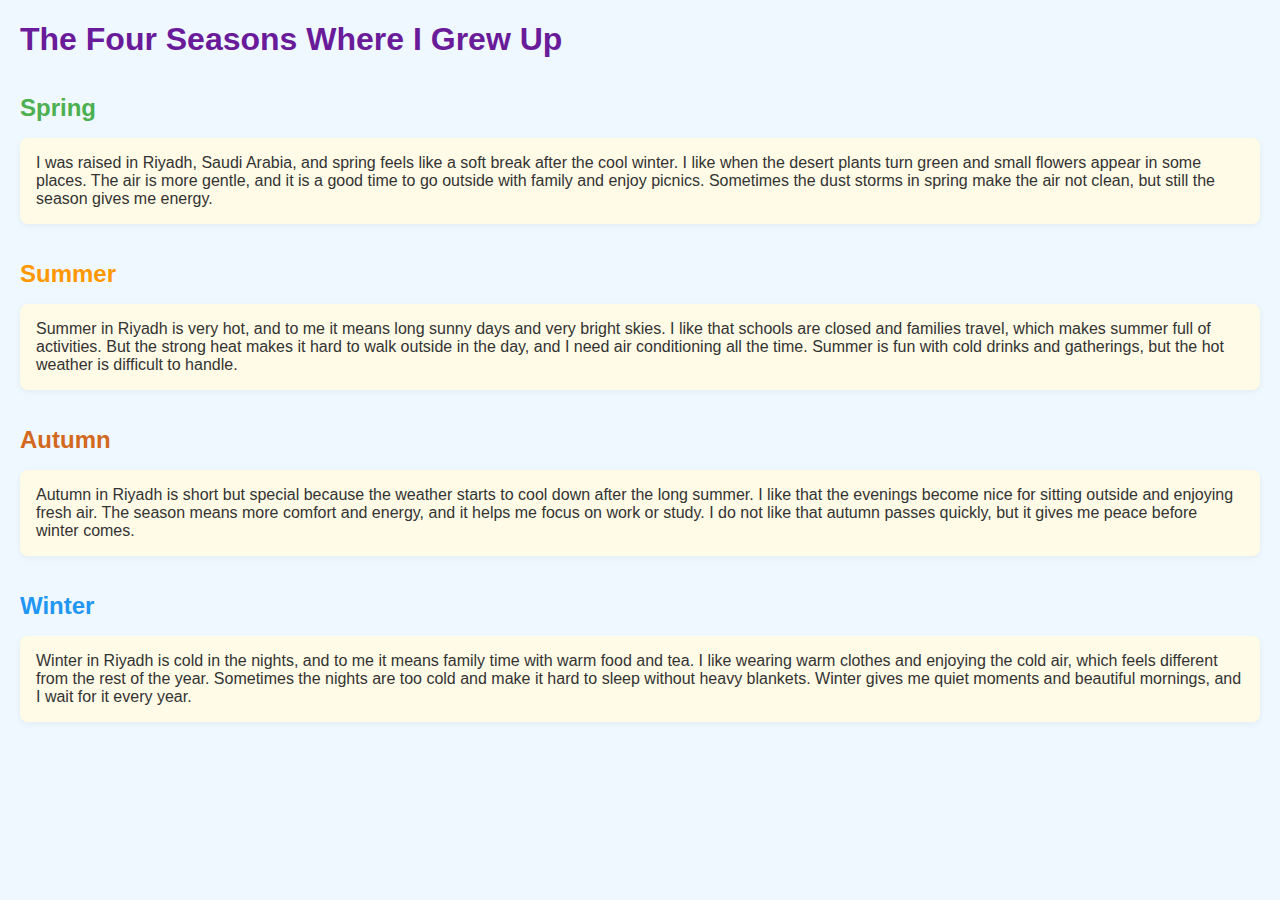
<file: index.html>
<!DOCTYPE html>
<html lang="en">
<head>
	<meta charset="UTF-8">
	<meta name="viewport" content="width=device-width, initial-scale=1.0">
	<title>The Four Seasons: My Perspective</title>
	<style>
		body {
			background-color: #f0f8ff; /* Light blue background */
			color: #333;
			font-family: Arial, sans-serif;
			margin: 0;
			padding: 0 20px;
		}
		.season-heading {
			font-size: 1.5em;
			margin-top: 1.5em;
			margin-bottom: 0.5em;
		}
		.spring { color: #4caf50; }
		.summer { color: #ff9800; }
		.autumn { color: #d2691e; }
		.winter { color: #2196f3; }
		p {
			background-color: #fffbe6;
			padding: 1em;
			border-radius: 8px;
			box-shadow: 0 2px 6px rgba(0,0,0,0.05);
		}
	</style>
</head>
<body>
	<h1 style="color:#6a1b9a;">The Four Seasons Where I Grew Up</h1>

	<h2 class="season-heading spring">Spring</h2>
	<p>I was raised in Riyadh, Saudi Arabia, and spring feels like a soft break after the cool winter.
        I like when the desert plants turn green and small flowers appear in some places.
        The air is more gentle, and it is a good time to go outside with family and enjoy picnics.
        Sometimes the dust storms in spring make the air not clean, but still the season gives me energy.</p>

	<h2 class="season-heading summer">Summer</h2>
	<p>Summer in Riyadh is very hot, and to me it means long sunny days and very bright skies.
        I like that schools are closed and families travel, which makes summer full of activities.
        But the strong heat makes it hard to walk outside in the day, and I need air conditioning all the time.
        Summer is fun with cold drinks and gatherings, but the hot weather is difficult to handle.</p>

	<h2 class="season-heading autumn">Autumn</h2>
	<p>Autumn in Riyadh is short but special because the weather starts to cool down after the long summer.
        I like that the evenings become nice for sitting outside and enjoying fresh air.
        The season means more comfort and energy, and it helps me focus on work or study.
        I do not like that autumn passes quickly, but it gives me peace before winter comes.</p>

	<h2 class="season-heading winter">Winter</h2>
	<p> Winter in Riyadh is cold in the nights, and to me it means family time with warm food and tea.
        I like wearing warm clothes and enjoying the cold air, which feels different from the rest of the year.
        Sometimes the nights are too cold and make it hard to sleep without heavy blankets.
        Winter gives me quiet moments and beautiful mornings, and I wait for it every year.</p>
</body>
</html>
</file>
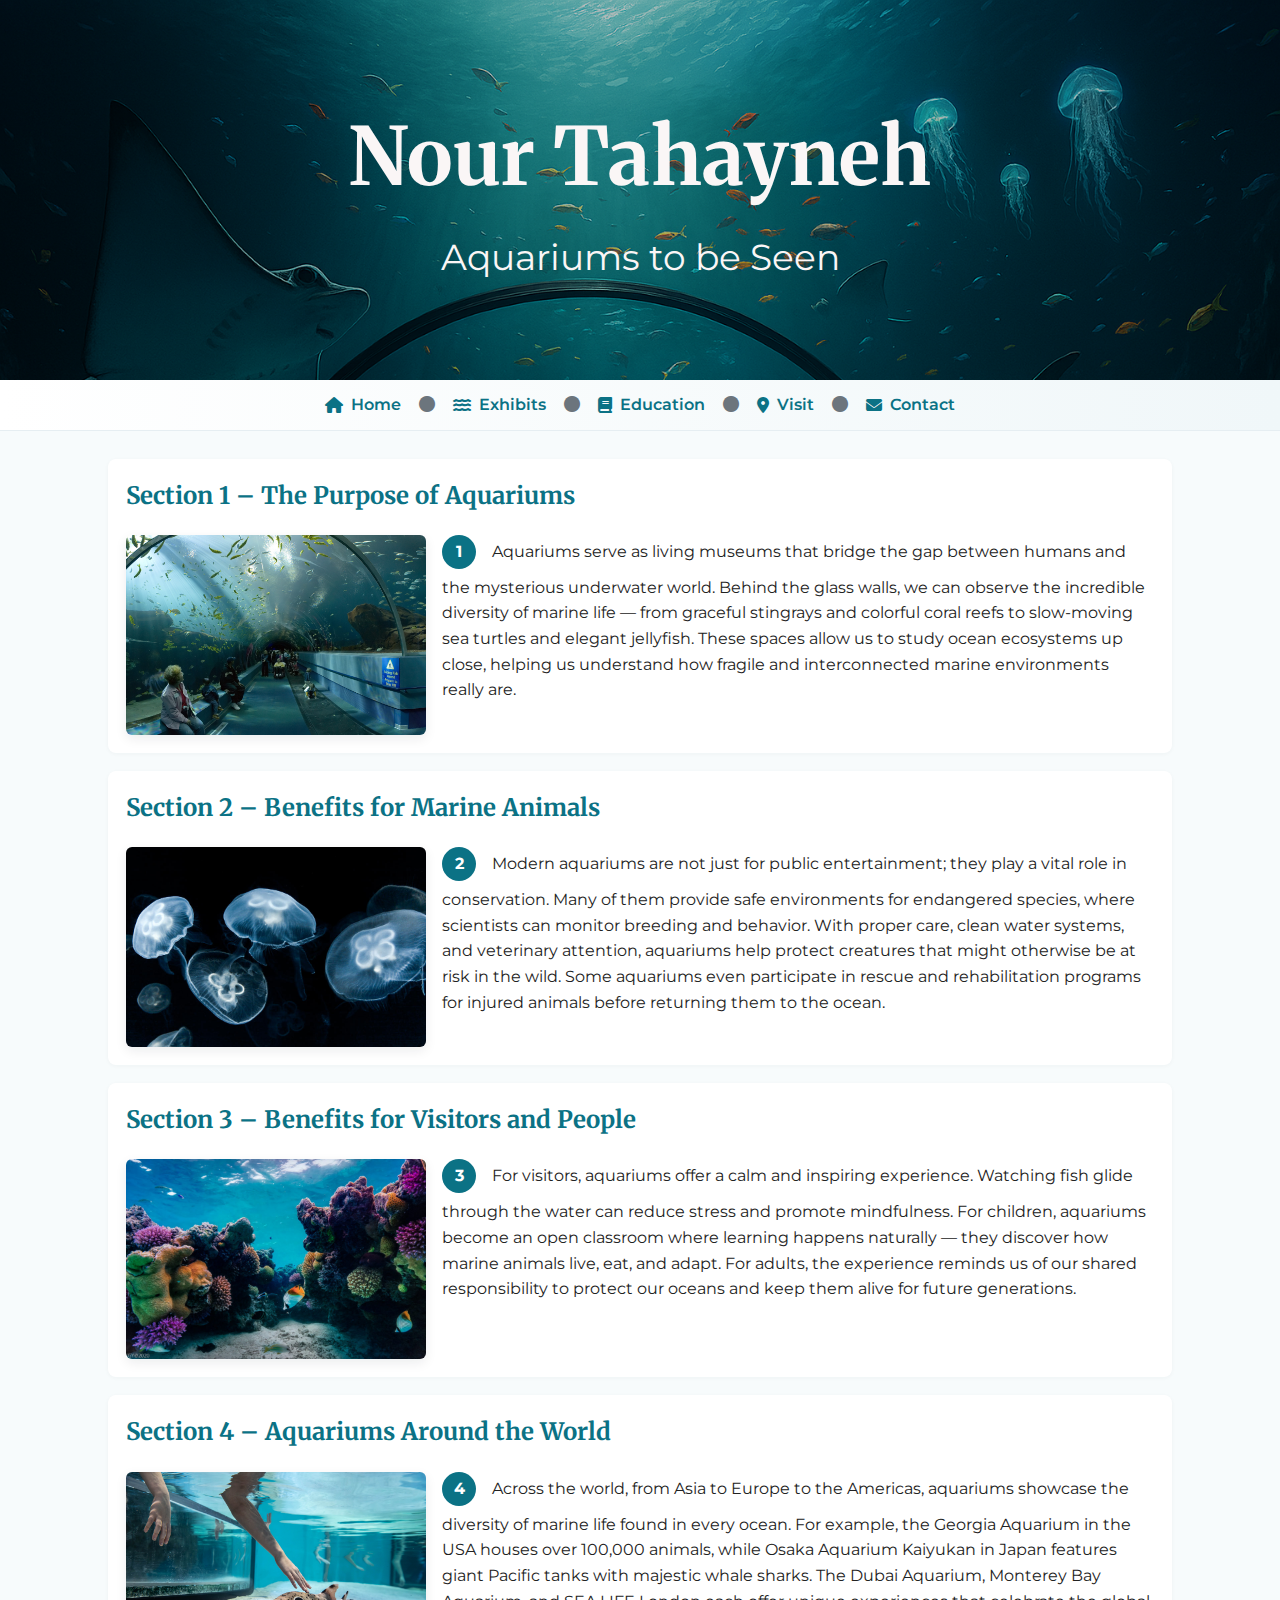
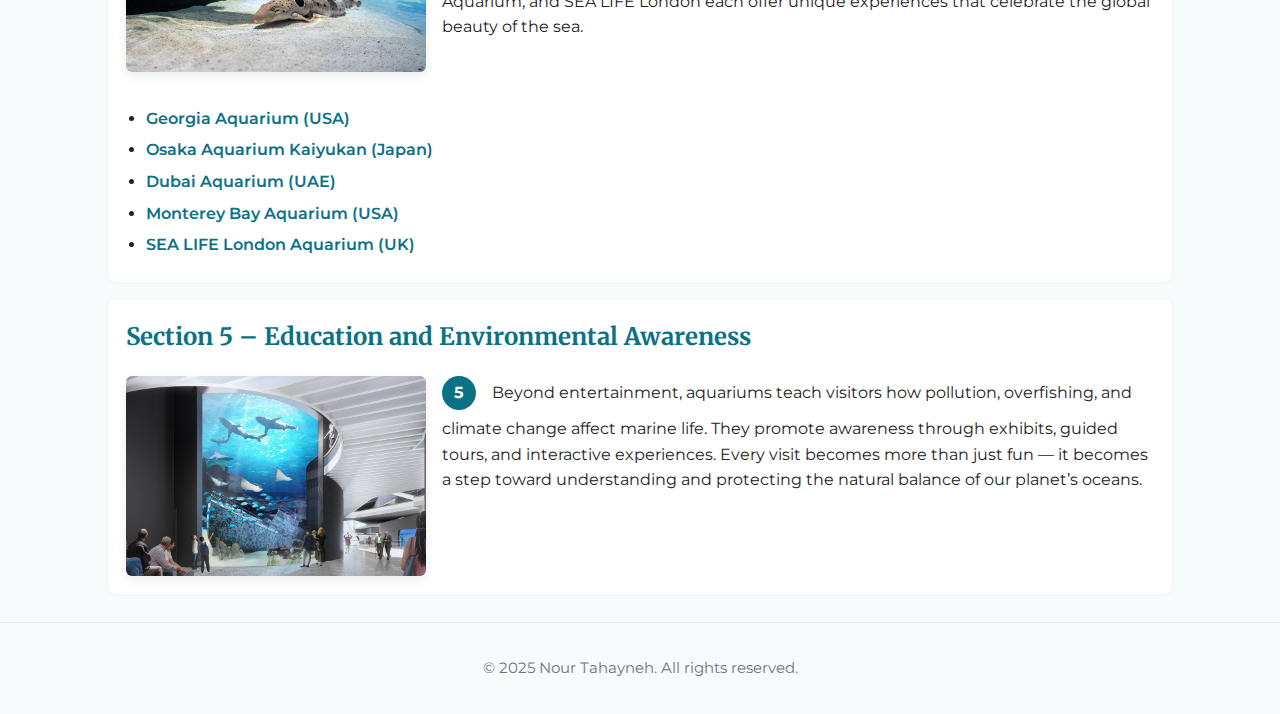
<file: Aquariums_Project/index.html>
<!doctype html>
<html lang="en">
  <head>
    <meta charset="utf-8" />
    <meta name="viewport" content="width=device-width, initial-scale=1" />
  <title>Nour Tahayneh — Aquariums to be Seen</title>
  <link rel="stylesheet" href="stylesheet/styles.css" />
    <!-- Font Awesome for small nav separators (optional visual icon) -->
    <link rel="stylesheet" href="https://cdnjs.cloudflare.com/ajax/libs/font-awesome/6.4.0/css/all.min.css">
  </head>
  <body>
    <header class="site-header" role="banner">
      <div class="banner">
        <picture class="banner-picture">
          <img class="banner-img" src="./images/banner.png" alt="Site banner" />
        </picture>
        <div class="banner-text">
          <h1 class="name">Nour Tahayneh</h1>
          <h2 class="subtitle">Aquariums to be Seen</h2>
        </div>
      </div>
    </header>

    <nav class="main-nav" role="navigation">
      <a href="#" target="_blank" rel="noopener noreferrer"><i class="fa fa-home"></i> Home</a>
      <span class="sep"><i class="fa fa-circle"></i></span>
      <a href="#exhibits" target="_blank" rel="noopener noreferrer"><i class="fa fa-water"></i> Exhibits</a>
      <span class="sep"><i class="fa fa-circle"></i></span>
      <a href="#education" target="_blank" rel="noopener noreferrer"><i class="fa fa-book"></i> Education</a>
      <span class="sep"><i class="fa fa-circle"></i></span>
      <a href="#visit" target="_blank" rel="noopener noreferrer"><i class="fa fa-map-marker-alt"></i> Visit</a>
      <span class="sep"><i class="fa fa-circle"></i></span>
      <a href="#contact" target="_blank" rel="noopener noreferrer"><i class="fa fa-envelope"></i> Contact</a>
    </nav>

    <main>
      <section id="purpose">
        <h2>Section 1 – The Purpose of Aquariums</h2>
        <div class="section-content">
          <img class="content-img" src="./images/aquarium1.jpg" alt="Underwater tunnel view" />
          <p><span class="para-index">1</span>
            Aquariums serve as living museums that bridge the gap between humans and the mysterious
            underwater world. Behind the glass walls, we can observe the incredible diversity of marine
            life — from graceful stingrays and colorful coral reefs to slow-moving sea turtles and elegant
            jellyfish. These spaces allow us to study ocean ecosystems up close, helping us understand how
            fragile and interconnected marine environments really are.
          </p>
        </div>
      </section>

      <section id="benefits-animals">
        <h2>Section 2 – Benefits for Marine Animals</h2>
        <div class="section-content">
          <img class="content-img" src="./images/aquarium2.jpg" alt="Glowing jellyfish in a dark tank" />
          <p><span class="para-index">2</span>
            Modern aquariums are not just for public entertainment; they play a vital role in conservation.
            Many of them provide safe environments for endangered species, where scientists can monitor
            breeding and behavior. With proper care, clean water systems, and veterinary attention, aquariums
            help protect creatures that might otherwise be at risk in the wild. Some aquariums even participate
            in rescue and rehabilitation programs for injured animals before returning them to the ocean.
          </p>
        </div>
      </section>

      <section id="benefits-people">
        <h2>Section 3 – Benefits for Visitors and People</h2>
        <div class="section-content">
          <img class="content-img" src="./images/aquarium3.jpg" alt="Visitors learning at an aquarium exhibit" />
          <p><span class="para-index">3</span>
            For visitors, aquariums offer a calm and inspiring experience. Watching fish glide through the
            water can reduce stress and promote mindfulness. For children, aquariums become an open classroom
            where learning happens naturally — they discover how marine animals live, eat, and adapt. For
            adults, the experience reminds us of our shared responsibility to protect our oceans and keep them
            alive for future generations.
          </p>
        </div>
      </section>

      <section id="around-world">
        <h2>Section 4 – Aquariums Around the World</h2>
        <div class="section-content">
          <img class="content-img" src="./images/aquarium4.jpg" alt="Colorful coral reef tank" />
          <p><span class="para-index">4</span>
            Across the world, from Asia to Europe to the Americas, aquariums showcase the diversity of marine
            life found in every ocean. For example, the Georgia Aquarium in the USA houses over 100,000 animals,
            while Osaka Aquarium Kaiyukan in Japan features giant Pacific tanks with majestic whale sharks. The
            Dubai Aquarium, Monterey Bay Aquarium, and SEA LIFE London each offer unique experiences that
            celebrate the global beauty of the sea.
          </p>
          <ul class="links-list">
            <li><a href="https://www.georgiaaquarium.org" target="_blank" rel="noopener noreferrer">Georgia Aquarium (USA)</a></li>
            <li><a href="https://www.kaiyukan.com" target="_blank" rel="noopener noreferrer">Osaka Aquarium Kaiyukan (Japan)</a></li>
            <li><a href="https://thedubaiaquarium.com" target="_blank" rel="noopener noreferrer">Dubai Aquarium (UAE)</a></li>
            <li><a href="https://www.montereybayaquarium.org" target="_blank" rel="noopener noreferrer">Monterey Bay Aquarium (USA)</a></li>
            <li><a href="https://www.visitsealife.com/london/" target="_blank" rel="noopener noreferrer">SEA LIFE London Aquarium (UK)</a></li>
          </ul>
        </div>
      </section>

      <section id="education">
        <h2>Section 5 – Education and Environmental Awareness</h2>
        <div class="section-content">
          <img class="content-img" src="./images/aquarium5.jpg" alt="Sharks swimming in a large aquarium tank" />
          <p><span class="para-index">5</span>
            Beyond entertainment, aquariums teach visitors how pollution, overfishing, and climate change affect
            marine life. They promote awareness through exhibits, guided tours, and interactive experiences. Every
            visit becomes more than just fun — it becomes a step toward understanding and protecting the natural
            balance of our planet’s oceans.
          </p>
        </div>
      </section>
    </main>

    <footer>
      <p>© 2025 Nour Tahayneh. All rights reserved.</p>
    </footer>
    <script>
      function changeContentAndStyle(){
        const el = document.getElementById('demoText');
        el.textContent = 'The content and style have been updated! This was changed using an inline style set via JavaScript.';
        // Set inline styles using setAttribute to demonstrate inline styles (W3Schools Tryit-style)
        el.setAttribute('style', 'color: #ffffff; background-color: #007acc; font-size: 1.25rem; padding: 8px 12px; border-radius:6px; font-weight:700; display:inline-block;');
        const btn = document.getElementById('demoBtn');
        btn.textContent = 'Changed!';
        btn.setAttribute('style','margin-left:10px; padding:8px 12px; background:#005fa3; color:#fff; border:none; border-radius:6px; cursor:pointer;');
      }
    </script>
  </body>
</html>
</file>
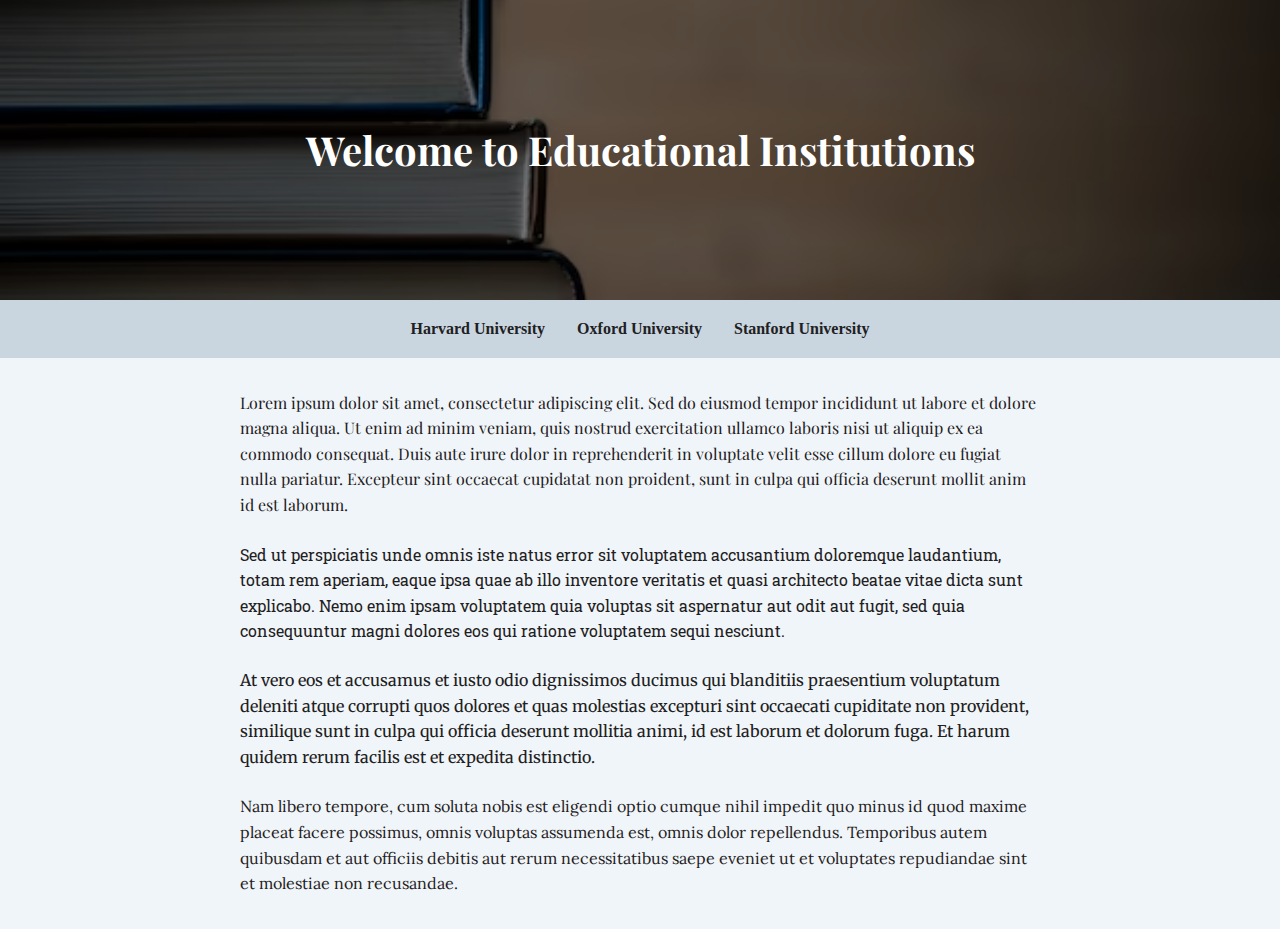
<file: fonts/index.html>
<!DOCTYPE html>
<html lang="en">
<head>
    <meta charset="UTF-8">
    <meta name="viewport" content="width=device-width, initial-scale=1.0">
    <title>Fonts Assignment</title>
    <link rel="stylesheet" href="stylesheets/styles.css">
    <link href="https://fonts.googleapis.com/css2?family=Playfair+Display&family=Roboto+Slab&family=Merriweather&family=Lora&display=swap" rel="stylesheet">
</head>
<body>
    <header>
        <h1>Welcome to Educational Institutions</h1>
    </header>

    <nav>
        <ul>
            <li><a href="https://www.harvard.edu">Harvard University</a></li>
            <li><a href="https://www.oxford.ac.uk">Oxford University</a></li>
            <li><a href="https://www.stanford.edu">Stanford University</a></li>
        </ul>
    </nav>

    <main>
        <p class="font1">Lorem ipsum dolor sit amet, consectetur adipiscing elit. Sed do eiusmod tempor incididunt ut labore et dolore magna aliqua. Ut enim ad minim veniam, quis nostrud exercitation ullamco laboris nisi ut aliquip ex ea commodo consequat. Duis aute irure dolor in reprehenderit in voluptate velit esse cillum dolore eu fugiat nulla pariatur. Excepteur sint occaecat cupidatat non proident, sunt in culpa qui officia deserunt mollit anim id est laborum.</p>

        <p class="font2">Sed ut perspiciatis unde omnis iste natus error sit voluptatem accusantium doloremque laudantium, totam rem aperiam, eaque ipsa quae ab illo inventore veritatis et quasi architecto beatae vitae dicta sunt explicabo. Nemo enim ipsam voluptatem quia voluptas sit aspernatur aut odit aut fugit, sed quia consequuntur magni dolores eos qui ratione voluptatem sequi nesciunt.</p>

        <p class="font3">At vero eos et accusamus et iusto odio dignissimos ducimus qui blanditiis praesentium voluptatum deleniti atque corrupti quos dolores et quas molestias excepturi sint occaecati cupiditate non provident, similique sunt in culpa qui officia deserunt mollitia animi, id est laborum et dolorum fuga. Et harum quidem rerum facilis est et expedita distinctio.</p>

        <p class="font4">Nam libero tempore, cum soluta nobis est eligendi optio cumque nihil impedit quo minus id quod maxime placeat facere possimus, omnis voluptas assumenda est, omnis dolor repellendus. Temporibus autem quibusdam et aut officiis debitis aut rerum necessitatibus saepe eveniet ut et voluptates repudiandae sint et molestiae non recusandae.</p>
    </main>
</body>
</html>
</file>
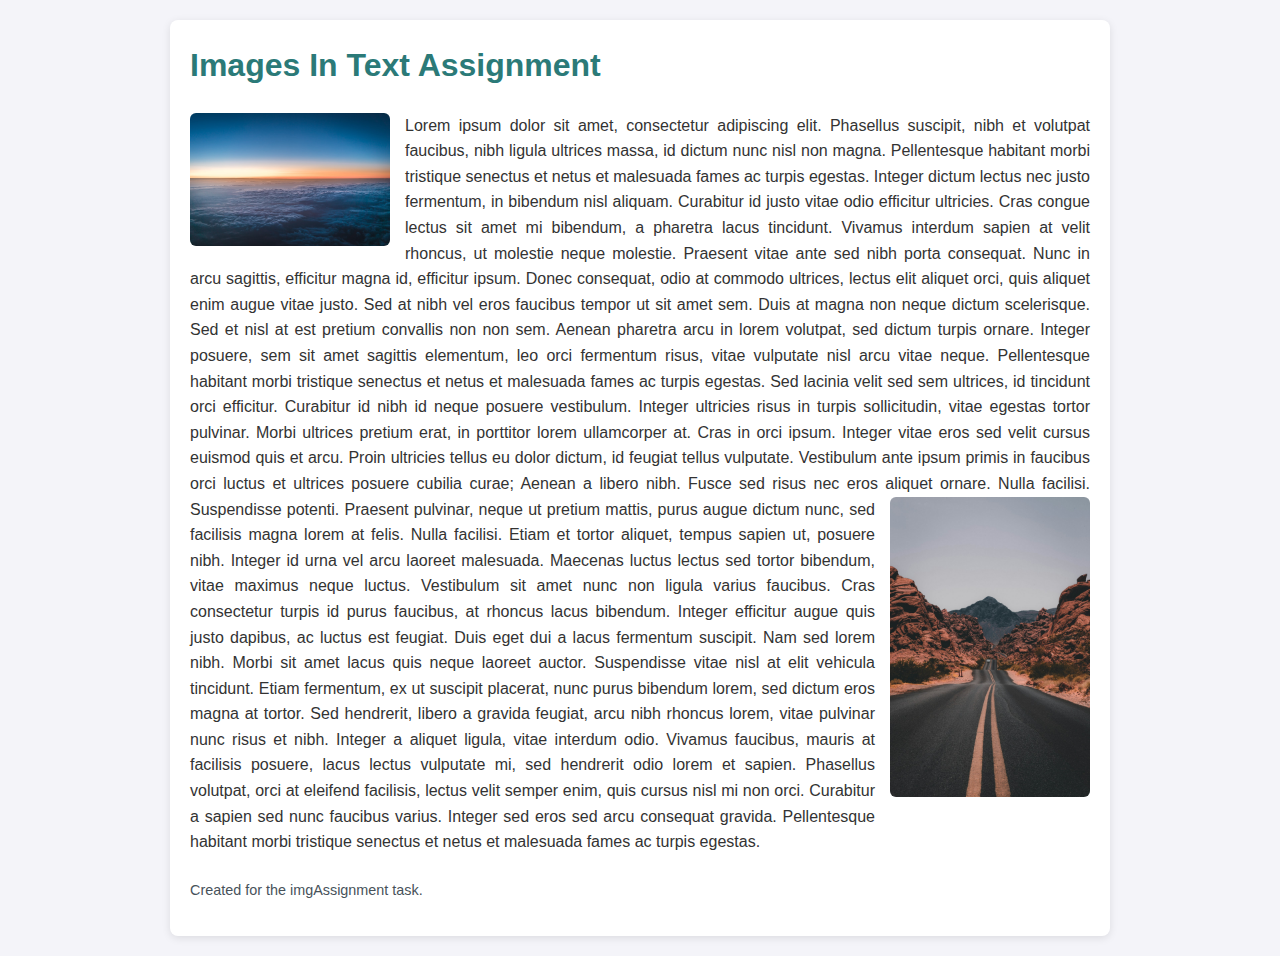
<file: imgAssignment/index.html>
<!doctype html>
<html lang="en">
<head>
  <meta charset="utf-8">
  <meta name="viewport" content="width=device-width,initial-scale=1">
  <title>Image Assignment</title>
  <link rel="stylesheet" href="styles.css">
</head>
<body>
  <main class="container">
    <h1>Images In Text Assignment</h1>
    <article>
      <p class="article-paragraph">
  <img src="images/left-photo.jpg" alt="Left photo" class="float-left">
        Lorem ipsum dolor sit amet, consectetur adipiscing elit. Phasellus suscipit, nibh et volutpat
        faucibus, nibh ligula ultrices massa, id dictum nunc nisl non magna. Pellentesque habitant morbi
        tristique senectus et netus et malesuada fames ac turpis egestas. Integer dictum lectus nec justo
        fermentum, in bibendum nisl aliquam. Curabitur id justo vitae odio efficitur ultricies. Cras congue
        lectus sit amet mi bibendum, a pharetra lacus tincidunt. Vivamus interdum sapien at velit rhoncus,
        ut molestie neque molestie. Praesent vitae ante sed nibh porta consequat. Nunc in arcu sagittis,
        efficitur magna id, efficitur ipsum. Donec consequat, odio at commodo ultrices, lectus elit aliquet
        orci, quis aliquet enim augue vitae justo. Sed at nibh vel eros faucibus tempor ut sit amet sem.
        Duis at magna non neque dictum scelerisque. Sed et nisl at est pretium convallis non non sem. Aenean
        pharetra arcu in lorem volutpat, sed dictum turpis ornare. Integer posuere, sem sit amet sagittis
        elementum, leo orci fermentum risus, vitae vulputate nisl arcu vitae neque.

        Pellentesque habitant morbi tristique senectus et netus et malesuada fames ac turpis egestas. Sed
        lacinia velit sed sem ultrices, id tincidunt orci efficitur. Curabitur id nibh id neque posuere
        vestibulum. Integer ultricies risus in turpis sollicitudin, vitae egestas tortor pulvinar. Morbi
        ultrices pretium erat, in porttitor lorem ullamcorper at. Cras in orci ipsum. Integer vitae eros sed
        velit cursus euismod quis et arcu. Proin ultricies tellus eu dolor dictum, id feugiat tellus
        vulputate. Vestibulum ante ipsum primis in faucibus orci luctus et ultrices posuere cubilia curae;
        Aenean a libero nibh. Fusce sed risus nec eros aliquet ornare. Nulla facilisi.

  <img src="images/right-photo.jpg" alt="Right photo" class="float-right">

  Suspendisse potenti. Praesent pulvinar, neque ut pretium mattis, purus augue dictum nunc, sed
  facilisis magna lorem at felis. Nulla facilisi. Etiam et tortor aliquet, tempus sapien ut, posuere
  nibh. Integer id urna vel arcu laoreet malesuada. Maecenas luctus lectus sed tortor bibendum, vitae
  maximus neque luctus. Vestibulum sit amet nunc non ligula varius faucibus. Cras consectetur turpis
  id purus faucibus, at rhoncus lacus bibendum. Integer efficitur augue quis justo dapibus, ac luctus
  est feugiat. Duis eget dui a lacus fermentum suscipit. Nam sed lorem nibh.

  Morbi sit amet lacus quis neque laoreet auctor. Suspendisse vitae nisl at elit vehicula tincidunt.
  Etiam fermentum, ex ut suscipit placerat, nunc purus bibendum lorem, sed dictum eros magna at
  tortor. Sed hendrerit, libero a gravida feugiat, arcu nibh rhoncus lorem, vitae pulvinar nunc risus
  et nibh. Integer a aliquet ligula, vitae interdum odio. Vivamus faucibus, mauris at facilisis
  posuere, lacus lectus vulputate mi, sed hendrerit odio lorem et sapien. Phasellus volutpat, orci at
  eleifend facilisis, lectus velit semper enim, quis cursus nisl mi non orci. Curabitur a sapien sed
  nunc faucibus varius. Integer sed eros sed arcu consequat gravida. Pellentesque habitant morbi
  tristique senectus et netus et malesuada fames ac turpis egestas.
      </p>
    </article>
    <footer>
      <p>Created for the imgAssignment task.</p>
    </footer>
  </main>
</body>
</html>
</file>
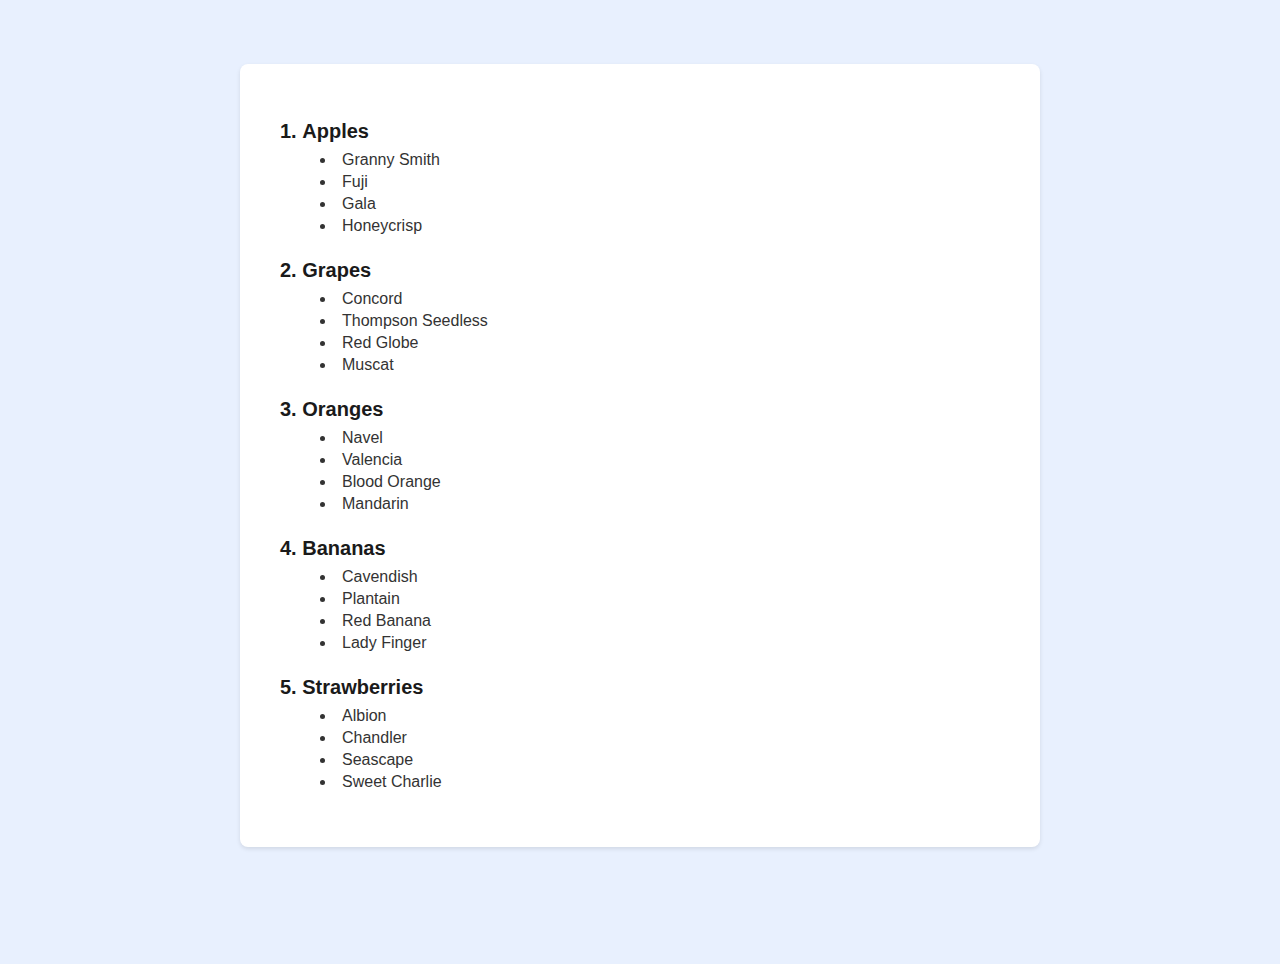
<file: listAssignment/index.html>
<!doctype html>
<html lang="en">

<head>
  <meta charset="utf-8">
  <meta name="viewport" content="width=device-width, initial-scale=1">
  <title>Produce List</title>
  <link rel="stylesheet" href="stylesheets/styles.css">
</head>

<body>
  <main class="container">
    <h1 class="visually-hidden">Produce List</h1>
    <section class="list-wrapper">
      <ol class="produce-list">
        <li>
          Apples
          <ul>
            <li>Granny Smith</li>
            <li>Fuji</li>
            <li>Gala</li>
            <li>Honeycrisp</li>
          </ul>
        </li>
        <li>
          Grapes
          <ul>
            <li>Concord</li>
            <li>Thompson Seedless</li>
            <li>Red Globe</li>
            <li>Muscat</li>
          </ul>
        </li>
        <li>
          Oranges
          <ul>
            <li>Navel</li>
            <li>Valencia</li>
            <li>Blood Orange</li>
            <li>Mandarin</li>
          </ul>
        </li>
        <li>
          Bananas
          <ul>
            <li>Cavendish</li>
            <li>Plantain</li>
            <li>Red Banana</li>
            <li>Lady Finger</li>
          </ul>
        </li>
        <li>
          Strawberries
          <ul>
            <li>Albion</li>
            <li>Chandler</li>
            <li>Seascape</li>
            <li>Sweet Charlie</li>
          </ul>
        </li>
      </ol>
    </section>
  </main>
</body>

</html>
</file>
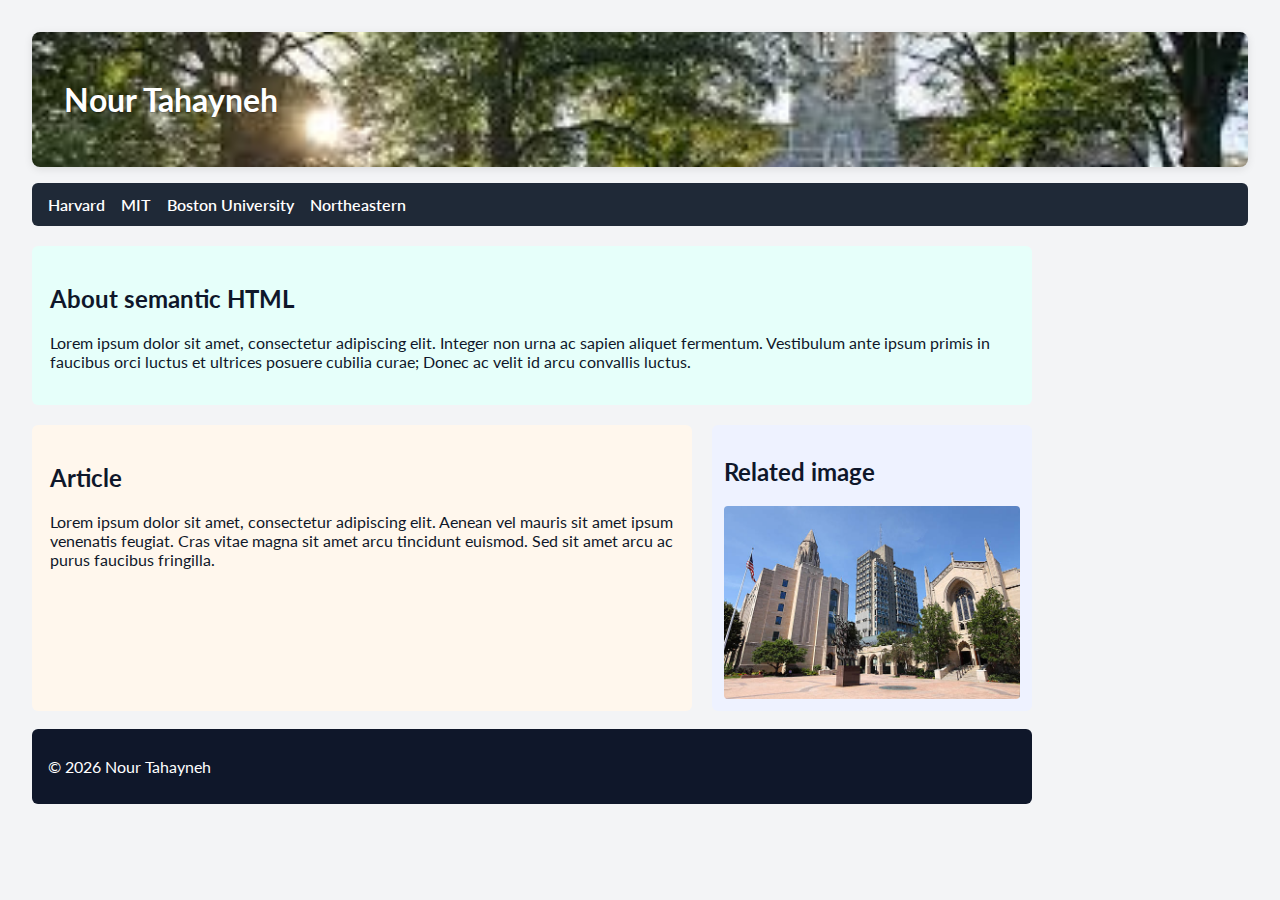
<file: semantics/index.html>
<!doctype html>
<html lang="en">
  <head>
    <meta charset="utf-8" />
    <meta name="viewport" content="width=device-width, initial-scale=1" />
    <title>Semantics — Demo Page</title>
  <!-- Google Font -->
  <link href="https://fonts.googleapis.com/css2?family=Lato:wght@400;700&display=swap" rel="stylesheet">
  <link rel="stylesheet" href="stylesheets/styles.css">
  </head>
  <body>
    <a class="skip-link" href="#main">Skip to main content</a>

    <header>
      <h1>Nour Tahayneh</h1>
    </header>

    <nav aria-label="Main navigation">
      <a href="https://www.harvard.edu" target="_blank" rel="noopener">Harvard</a>
      <a href="https://www.mit.edu" target="_blank" rel="noopener">MIT</a>
      <a href="https://www.bu.edu" target="_blank" rel="noopener">Boston University</a>
      <a href="https://www.northeastern.edu" target="_blank" rel="noopener">Northeastern</a>
    </nav>

  <main id="main">
      <section>
        <h2>About semantic HTML</h2>
        <p>Lorem ipsum dolor sit amet, consectetur adipiscing elit. Integer non urna ac sapien aliquet fermentum. Vestibulum ante ipsum primis in faucibus orci luctus et ultrices posuere cubilia curae; Donec ac velit id arcu convallis luctus.</p>
      </section>

      <article>
        <h2>Article</h2>
        <p>Lorem ipsum dolor sit amet, consectetur adipiscing elit. Aenean vel mauris sit amet ipsum venenatis feugiat. Cras vitae magna sit amet arcu tincidunt euismod. Sed sit amet arcu ac purus faucibus fringilla.</p>
      </article>

      <aside>
        <h2>Related image</h2>
        <img src="image/appropriate-image.jpg" alt="Boston campus scene" />
      </aside>
    </main>

    <footer>
      <p>© <span id="year">2025</span> Nour Tahayneh</p>
    </footer>

    <script>
      // Insert current year into footer
      (function(){
        var y = new Date().getFullYear();
        var el = document.getElementById('year');
        if(el) el.textContent = y;
      })();
    </script>
  </body>
</html>
</file>
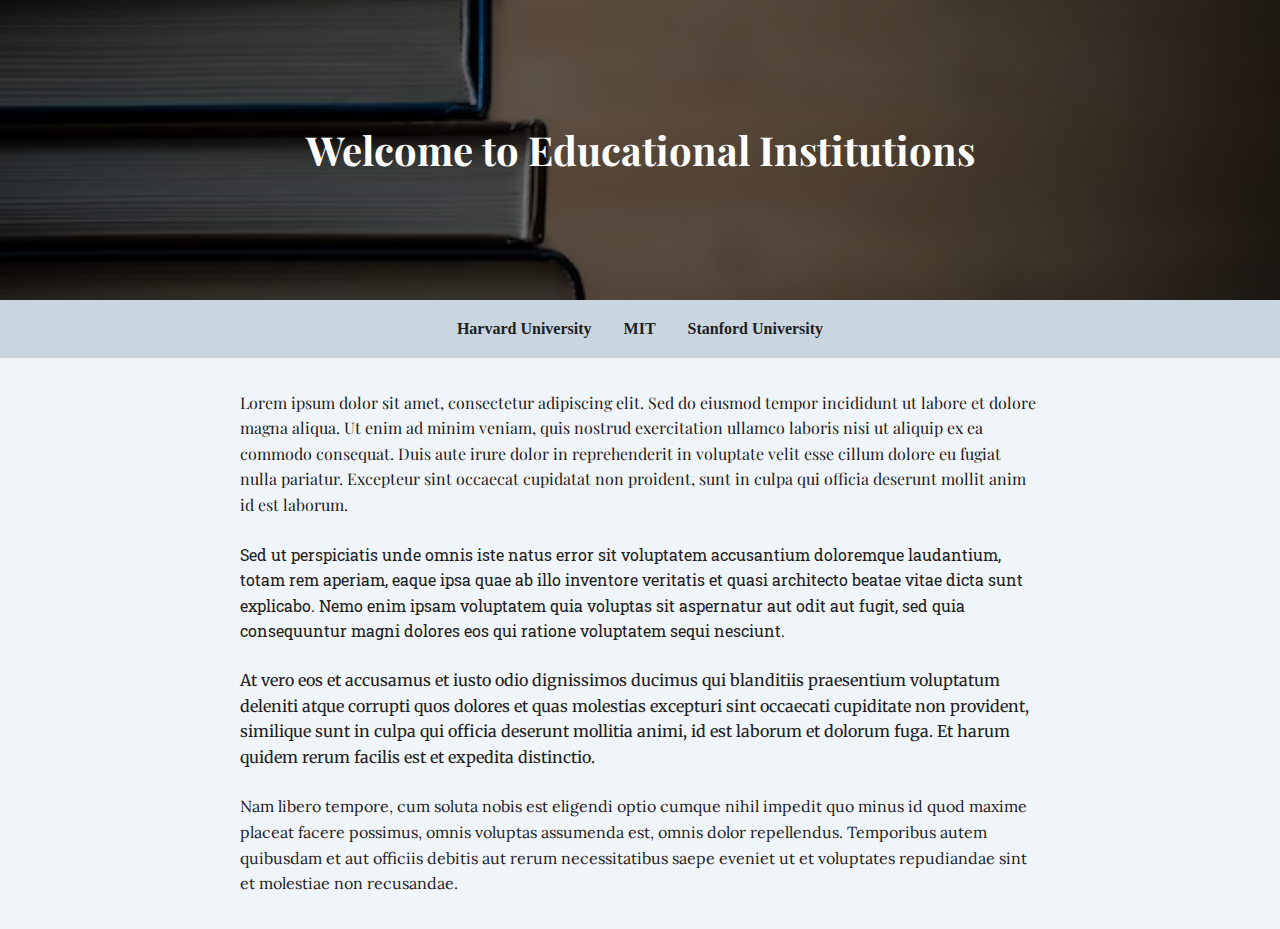
<file: fonts/fonts/index.html>
<!DOCTYPE html>
<html lang="en">
<head>
    <meta charset="UTF-8">
    <meta name="viewport" content="width=device-width, initial-scale=1.0">
    <title>Fonts Assignment</title>
    <link rel="stylesheet" href="stylesheets/styles.css">
    <link href="https://fonts.googleapis.com/css2?family=Playfair+Display&family=Roboto+Slab&family=Merriweather&family=Lora&display=swap" rel="stylesheet">
</head>
<body>
    <header>
        <h1>Welcome to Educational Institutions</h1>
    </header>

    <nav>
        <ul>
            <li><a href="https://www.harvard.edu">Harvard University</a></li>
            <li><a href="https://www.mit.edu">MIT</a></li>
            <li><a href="https://www.stanford.edu">Stanford University</a></li>
        </ul>
    </nav>

    <main>
        <p class="font1">Lorem ipsum dolor sit amet, consectetur adipiscing elit. Sed do eiusmod tempor incididunt ut labore et dolore magna aliqua. Ut enim ad minim veniam, quis nostrud exercitation ullamco laboris nisi ut aliquip ex ea commodo consequat. Duis aute irure dolor in reprehenderit in voluptate velit esse cillum dolore eu fugiat nulla pariatur. Excepteur sint occaecat cupidatat non proident, sunt in culpa qui officia deserunt mollit anim id est laborum.</p>

        <p class="font2">Sed ut perspiciatis unde omnis iste natus error sit voluptatem accusantium doloremque laudantium, totam rem aperiam, eaque ipsa quae ab illo inventore veritatis et quasi architecto beatae vitae dicta sunt explicabo. Nemo enim ipsam voluptatem quia voluptas sit aspernatur aut odit aut fugit, sed quia consequuntur magni dolores eos qui ratione voluptatem sequi nesciunt.</p>

        <p class="font3">At vero eos et accusamus et iusto odio dignissimos ducimus qui blanditiis praesentium voluptatum deleniti atque corrupti quos dolores et quas molestias excepturi sint occaecati cupiditate non provident, similique sunt in culpa qui officia deserunt mollitia animi, id est laborum et dolorum fuga. Et harum quidem rerum facilis est et expedita distinctio.</p>

        <p class="font4">Nam libero tempore, cum soluta nobis est eligendi optio cumque nihil impedit quo minus id quod maxime placeat facere possimus, omnis voluptas assumenda est, omnis dolor repellendus. Temporibus autem quibusdam et aut officiis debitis aut rerum necessitatibus saepe eveniet ut et voluptates repudiandae sint et molestiae non recusandae.</p>
    </main>
</body>
</html>
</file>
<file: Aquariums_Project/stylesheet/styles.css>
/* Google Font import (required to be in the external stylesheet) */
@import url('https://fonts.googleapis.com/css2?family=Montserrat:wght@300;400;700&family=Merriweather:wght@300;700&display=swap');

:root{
  --accent:#0b7285;
  --muted:#6c757d;
  --bg:#f7fbfc;
  --card:#ffffff;
}

*{box-sizing:border-box}
html,body{height:100%}
body{
  margin:0;
  font-family: 'Montserrat', system-ui, -apple-system, 'Segoe UI', Roboto, 'Helvetica Neue', Arial;
  background:var(--bg);
  color:#222;
  line-height:1.6;
}

/* Header / banner */
.site-header{width:100%;}
.banner{
  height:380px; /* slightly taller so both lines can fit */
  background-size:cover;
  background-position:center;
  display:flex;
  align-items:center;
  justify-content:center;
  position:relative;
}
.banner::after{
  content:"";
  position:absolute;
  inset:0;
  background:linear-gradient(180deg, rgba(0,0,0,0.25), rgba(0,0,0,0.35));
  z-index:1; /* sit above image but below the banner text */
}
.banner-text{
  position:relative;
  text-align:center;
  color:#faf6f6;
  padding:18px 28px;
  border-radius:8px;
  z-index:2; /* ensure text sits above the overlay */
}

/* Banner image (placed in the markup as an <img> for easier file path handling) */
.banner-img{
  position:absolute;
  inset:0;
  width:100%;
  height:100%;
  object-fit:cover;
  /* show the top area of the image first (prevents cropping out top text) */
  object-position: center top;
  display:block;
  z-index:0; /* underlying layer */
}
.banner-text 
.name{
  margin:0;
  font-size:5rem;
  font-weight:700;
  letter-spacing:0.6px;
  font-family: 'Merriweather', serif;
}
.banner-text 
.subtitle{
  margin:8px 0 0 0;
  font-size:2.25rem;
  font-weight:400;
}

/* Navigation */
.main-nav{
  display:flex;
  gap:10px;
  justify-content:center;
  align-items:center;
  padding:12px 18px;
  background:linear-gradient(90deg, #ffffff, #f0f7f9);
  border-bottom:1px solid #e6eef2;
}
.main-nav a{
  color:var(--accent);
  text-decoration:none;
  font-weight:600;
  display:inline-flex;
  align-items:center;
  gap:8px;
}
.main-nav a:hover{
  text-decoration:underline;
}
.main-nav .sep{color:var(--muted); margin:0 8px;}

/* Main content */
main{max-width:1100px;margin:28px auto;padding:0 18px;}
section{background:var(--card);padding:18px;border-radius:8px;margin-bottom:18px;box-shadow:0 1px 4px rgba(20,40,50,0.04)}
section h2{margin-top:0;color:var(--accent);font-family:'Merriweather', serif}

.section-content{display:flex;flex-wrap:wrap;align-items:flex-start;gap:16px}
.section-content p{flex:1 1 520px;margin:0}

/* Paragraph index badge shown before paragraph text */
.para-index{
  display:inline-block;
  min-width:34px;
  height:34px;
  line-height:34px;
  text-align:center;
  border-radius:50%;
  background:var(--accent);
  color:#fff;
  font-weight:700;
  margin-right:12px;
  margin-bottom:6px;
}

/* Uniform image sizing for all content images */
.content-img{
  width:300px;
  height:200px;
  object-fit:cover;
  border-radius:6px;
  box-shadow:0 4px 12px rgba(10,30,40,0.08);
  flex:0 0 300px;
}

.links-list{margin:12px 0 0 0;padding-left:20px}
.links-list li{margin:6px 0}
.links-list a{color:#0b7285;text-decoration:none;font-weight:600}
.links-list a:hover{color:#083d47;text-decoration:underline}

/* Footer */
footer{padding:18px;text-align:center;color:var(--muted);font-size:0.95rem;border-top:1px solid #e6eef2;background:transparent}

/* Responsive tweaks */
@media (max-width:800px){
  .section-content{flex-direction:column}
  .content-img{width:100%;height:220px;flex:0 0 auto}
}
</file>
<file: fonts/stylesheets/styles.css>
body {
    margin: 0;
    padding: 0;
    background-color: #f0f5f9;
    color: #1e2022;
    line-height: 1.6;
}

header {
    background-image: url('../images/header.jpg');
    background-size: cover;
    background-position: center;
    height: 300px;
    display: flex;
    justify-content: center;
    align-items: center;
    position: relative;
}

header::before {
    content: '';
    position: absolute;
    top: 0;
    left: 0;
    right: 0;
    bottom: 0;
    background-color: rgba(0, 0, 0, 0.5);
}

header h1 {
    color: #ffffff;
    font-family: 'Playfair Display', serif;
    font-size: 2.5em;
    position: relative;
    z-index: 1;
    text-align: center;
}

nav {
    background-color: #c9d6df;
    padding: 1em 0;
}

nav ul {
    list-style: none;
    padding: 0;
    margin: 0;
    display: flex;
    justify-content: center;
    gap: 2em;
}

nav a {
    text-decoration: none;
    color: #1e2022;
    font-weight: bold;
    transition: color 0.3s ease;
}

nav a:hover {
    color: #52616b;
}

main {
    max-width: 800px;
    margin: 2em auto;
    padding: 0 1em;
}

/* Paragraph styles with different Google Fonts */
.font1 {
    font-family: 'Playfair Display', serif;
    margin-bottom: 1.5em;
}

.font2 {
    font-family: 'Roboto Slab', serif;
    margin-bottom: 1.5em;
}

.font3 {
    font-family: 'Merriweather', serif;
    margin-bottom: 1.5em;
}

.font4 {
    font-family: 'Lora', serif;
    margin-bottom: 1.5em;
}
</file>
<file: imgAssignment/styles.css>
/* Page background and text color */
body {
  background-color: #f4f4f9;  /* light gray/soft background */
  color: #333333;             /* dark gray text for readability */
  font-family: Arial, sans-serif;
  line-height: 1.6;
  margin: 0;
  box-sizing: border-box;
  padding: 20px; /* outer padding to keep content away from screen edges */
}

/* Container with padding so text is not against the screen edges */
.container {
  max-width: 900px;
  margin: 0 auto;
  padding: 20px;
  background-color: #ffffff;  /* white box on top of gray background */
  border-radius: 8px;
  box-shadow: 0 2px 8px rgba(0,0,0,0.1);
}

h1{
  margin-top:0;
  color:#2b7a78;
}

.article-paragraph{
  text-align: justify;
}

/* Floating images */
.float-left {
  float: left;
  margin-right: 15px;
  margin-bottom: 12px;
  width: 200px;   /* control size */
  height: auto;
  border-radius:6px;
}

.float-right {
  float: right;
  margin-left: 15px;
  margin-bottom: 12px;
  width: 200px;   /* control size */
  height: auto;
  border-radius:6px;
}

/* Clear floats after the article */
.article-paragraph::after {
  content: "";
  display: block;
  clear: both;
}

/* Responsive adjustments */
@media (max-width:700px){
  .float-left, .float-right{
    float:none;
    display:block;
    margin:0 auto 1rem auto;
    width:70%;
    max-width:280px;
  }
}

footer{
  margin-top:1.5rem;
  font-size:0.9rem;
  color: #47525a;
}
</file>
<file: semantics/stylesheets/styles.css>
/* General page settings */
:root{
  --page-bg: #f3f4f6;
  --header-overlay: rgba(0,0,0,0.35);
  --nav-bg: #1f2937; /* complementary to header photo */
  --section-bg: #e6fffa; /* different complementary color */
  --article-bg: #fff7ed;
  --footer-bg: #0f172a;
  --accent: #2563eb;
  --max-width: 1000px;
}
*{box-sizing:border-box}
html,body{height:100%}
body{
  margin:0;
  font-family: 'Lato', system-ui, -apple-system, 'Segoe UI', Roboto, 'Helvetica Neue', Arial;
  background:var(--page-bg);
  color:#0f172a;
  padding:32px; /* leave space around all sides so content doesn't touch the edge */
}

/* Skip link for keyboard users */
.skip-link{position:absolute; left:-999px; top:auto; width:1px; height:1px; overflow:hidden}
.skip-link:focus{position:static; left:auto; width:auto; height:auto; padding:.5rem; background:#fff; border:2px solid var(--accent); border-radius:4px}

/* Header with background image */
header{
  background-image: url('../image/header-background.png');
  background-size: cover;
  background-position: center;
  color: white;
  padding:48px 32px;
  border-radius:8px;
  display:flex;
  align-items:center;
  justify-content:flex-start;
  box-shadow:0 2px 8px rgba(0,0,0,0.1);
}
header h1{
  margin:0;
  font-size:2rem;
  font-weight:700;
  text-shadow:0 1px 2px rgba(0,0,0,0.4);
}

/* Navigation */
nav{
  margin-top:16px;
  background:var(--nav-bg);
  padding:12px 16px;
  border-radius:6px;
  display:flex;
  gap:16px;
}
nav a{color:#fff; text-decoration:none; font-weight:600}
nav a:hover{text-decoration:underline}

/* Main layout: use CSS Grid to place section/article/aside */
main{
  display:grid;
  grid-template-columns: 1fr 320px;
  gap:20px;
  margin-top:20px;
  max-width:var(--max-width);
}
main > section{grid-column:1 / -1; background:var(--section-bg); padding:18px; border-radius:6px}
article{background:var(--article-bg); padding:18px; border-radius:6px}
aside{background:#eef2ff; padding:12px; border-radius:6px}
aside img{display:block; max-width:100%; height:auto; border-radius:4px}

footer{margin-top:18px; background:var(--footer-bg); color:#fff; padding:12px 16px; border-radius:6px; max-width:var(--max-width)}

/* Responsive adjustments */
@media (max-width:800px){
  main{grid-template-columns:1fr;}
  main > section{grid-column:auto}
}
</file>
<file: fonts/fonts/stylesheets/styles.css>
body {
    margin: 0;
    padding: 0;
    background-color: #f0f5f9;
    color: #1e2022;
    line-height: 1.6;
}

header {
    background-image: url('../images/header.jpg');
    background-size: cover;
    background-position: center;
    height: 300px;
    display: flex;
    justify-content: center;
    align-items: center;
    position: relative;
}

header::before {
    content: '';
    position: absolute;
    top: 0;
    left: 0;
    right: 0;
    bottom: 0;
    background-color: rgba(0, 0, 0, 0.5);
}

header h1 {
    color: #ffffff;
    font-family: 'Playfair Display', serif;
    font-size: 2.5em;
    position: relative;
    z-index: 1;
    text-align: center;
}

nav {
    background-color: #c9d6df;
    padding: 1em 0;
}

nav ul {
    list-style: none;
    padding: 0;
    margin: 0;
    display: flex;
    justify-content: center;
    gap: 2em;
}

nav a {
    text-decoration: none;
    color: #1e2022;
    font-weight: bold;
    transition: color 0.3s ease;
}

nav a:hover {
    color: #52616b;
}

main {
    max-width: 800px;
    margin: 2em auto;
    padding: 0 1em;
}

/* Paragraph styles with different Google Fonts */
.font1 {
    font-family: 'Playfair Display', serif;
    margin-bottom: 1.5em;
}

.font2 {
    font-family: 'Roboto Slab', serif;
    margin-bottom: 1.5em;
}

.font3 {
    font-family: 'Merriweather', serif;
    margin-bottom: 1.5em;
}

.font4 {
    font-family: 'Lora', serif;
    margin-bottom: 1.5em;
}
</file>
<file: listAssignment/stylesheets/styles.css>
/* Reset and base styles */
body {
    margin: 0;
    padding: 2rem;
    min-height: 100vh;
    background-color: #e8f0fe;
    font-family: -apple-system, BlinkMacSystemFont, "Segoe UI", Roboto, Arial, sans-serif;
}

/* Main container - ensures content doesn't touch edges */
.container {
    max-width: 800px;
    margin: 2rem auto;
    padding: 0 1rem;
}

/* List wrapper with clear background and spacing */
.list-wrapper {
    background-color: white;
    padding: 2rem;
    border-radius: 8px;
    box-shadow: 0 2px 4px rgba(0, 0, 0, 0.1);
}

/* Ordered list styling */
.produce-list {
    list-style-position: inside;
    padding-left: 0;
    margin: 0;
}

/* Main list items (the produce names) */
.produce-list > li {
    margin: 1.5rem 0;
    padding-left: 0.5rem;
    font-size: 1.25rem;
    font-weight: 600;
    color: #1a1a1a;
}

/* Nested unordered lists (the varieties) */
.produce-list ul {
    list-style-type: disc;
    margin: 0.5rem 0 0 1.5rem;
    padding-left: 1rem;
}

/* Nested list items */
.produce-list ul li {
    margin: 0.25rem 0;
    font-size: 1rem;
    font-weight: normal;
    color: #333;
}

/* Accessibility */
.visually-hidden {
    position: absolute;
    width: 1px;
    height: 1px;
    padding: 0;
    margin: -1px;
    overflow: hidden;
    clip: rect(0, 0, 0, 0);
    border: 0;
}

/* Responsive adjustments */
@media (max-width: 600px) {
    body {
        padding: 1rem;
    }
    .container {
        margin: 1rem auto;
    }
    .list-wrapper {
        padding: 1rem;
    }
    .produce-list > li {
        font-size: 1.1rem;
    }
}
</file>
